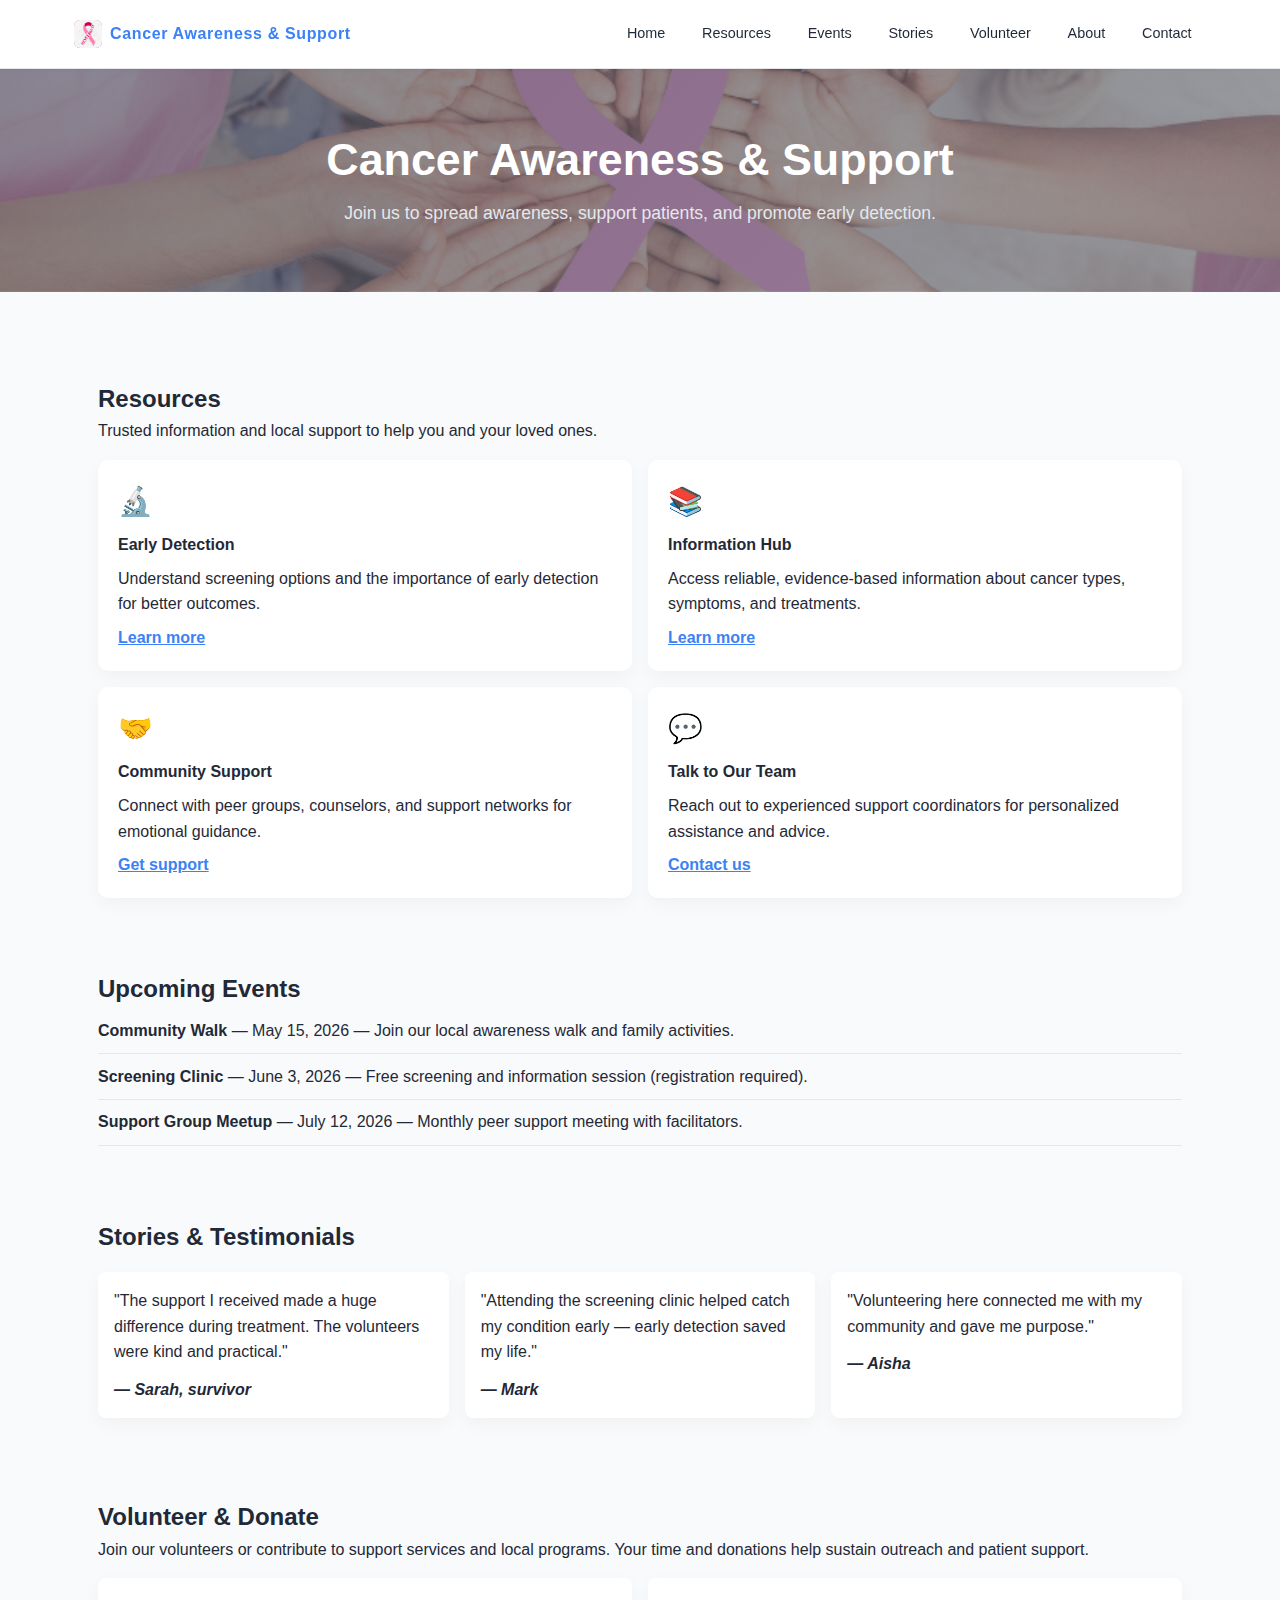
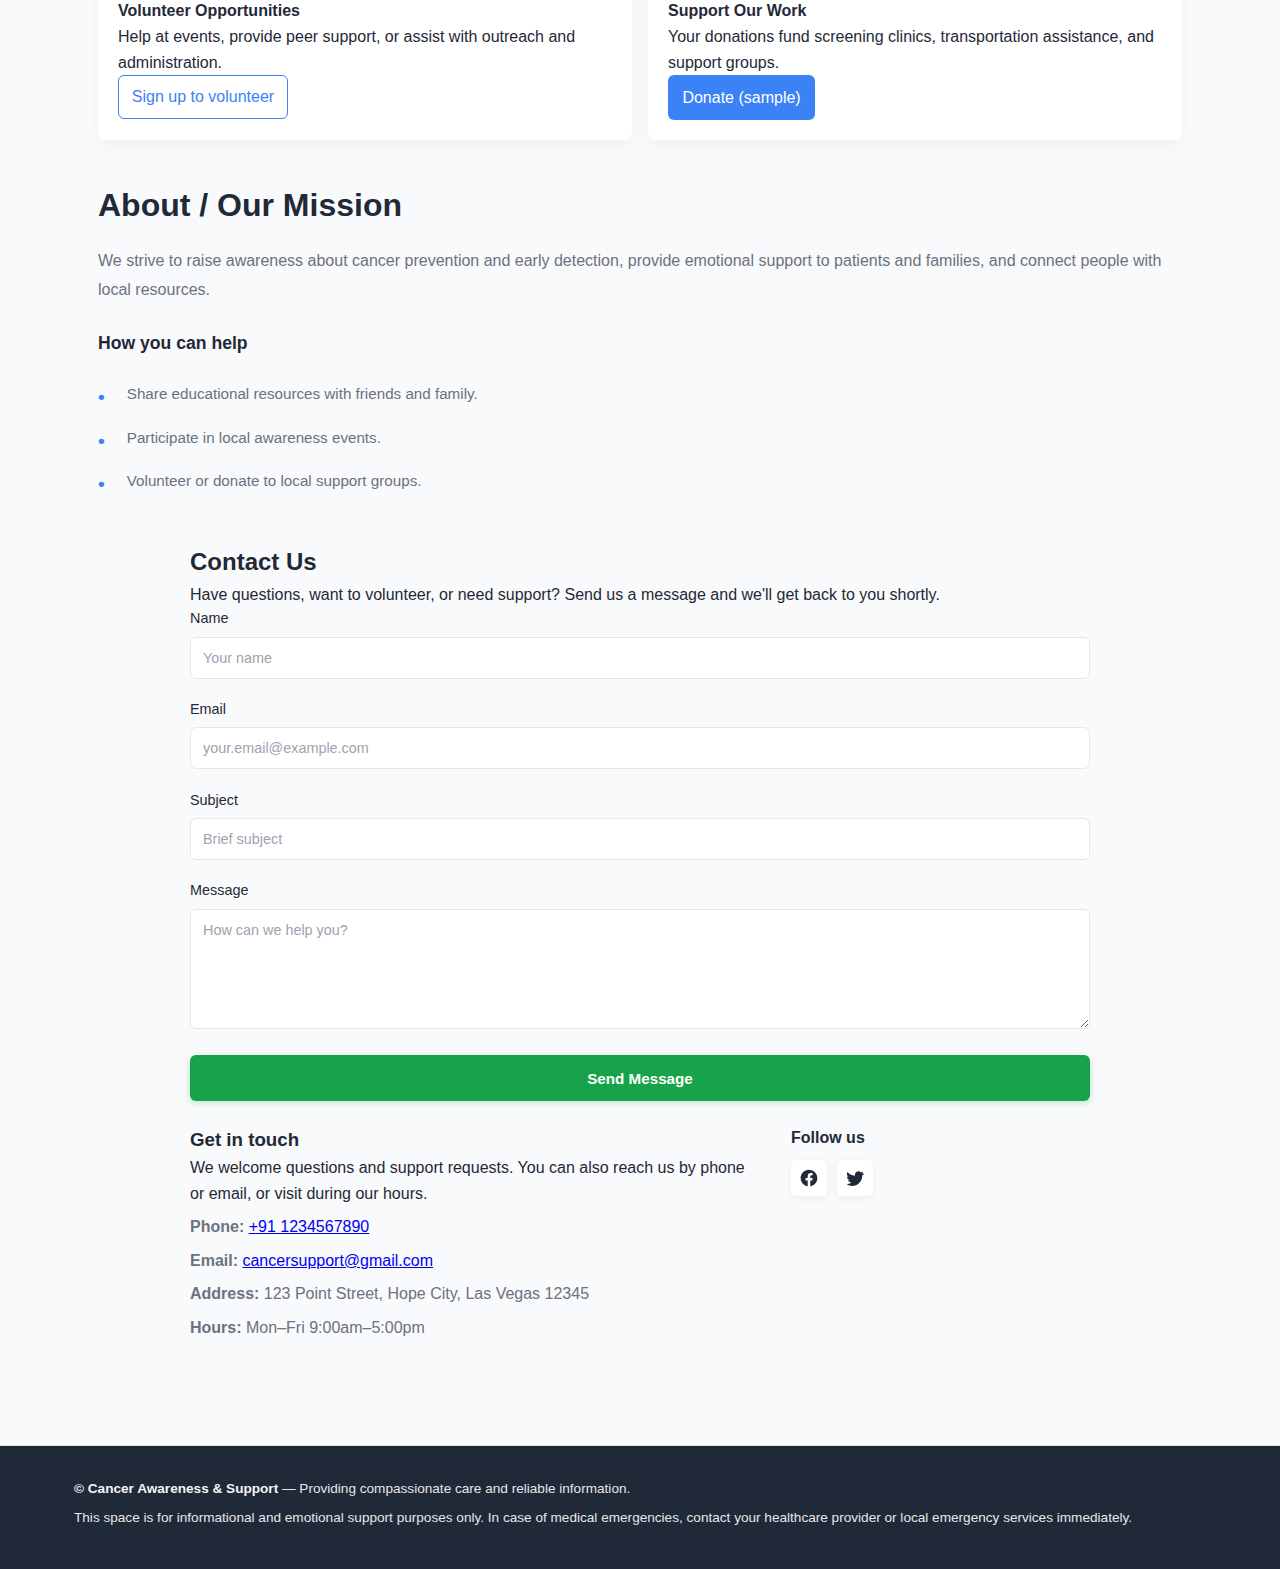
<file: index.html>
<!DOCTYPE html>
<html lang="en">
<head>
  <meta charset="UTF-8" />
  <meta name="viewport" content="width=device-width, initial-scale=1.0" />
  <title>Cancer Awareness & Support</title>
  <link rel="stylesheet" href="styles.css">
</head>
<body>
  <header>
    <div class="container">
      <div class="nav-container">
        <div class="logo">
          <div class="logo-symbol">
            <img src="images/lofo.jpg" alt="Logo">
          </div>
          Cancer Awareness &amp; Support
        </div>
        <nav class="nav-links">
          <a href="#home">Home</a>
          <a href="#resources">Resources</a>
          <a href="#events">Events</a>
          <a href="#testimonials">Stories</a>
          <a href="#volunteer">Volunteer</a>
          <a href="#about">About</a>
          <a href="#contact">Contact</a>
        </nav>
      </div>
    </div>
  </header>

  <!-- Full Width Hero Banner -->
  <div id="home" class="hero-banner">
    <h1>Cancer Awareness &amp; Support</h1>
    <p>Join us to spread awareness, support patients, and promote early detection.</p>
  </div>

  <!-- Main Content Area -->
  <main class="main-content">
    <div class="container">
      

      <!-- Resources -->
      <section class="resources-section" id="resources">
        <div class="container">
          <h2>Resources</h2>
          <p class="muted">Trusted information and local support to help you and your loved ones.</p>
          <div class="grid-cards">
            <article class="card">
              <div class="card-icon">🔬</div>
              <h4>Early Detection</h4>
              <p>Understand screening options and the importance of early detection for better outcomes.</p>
              <a href="https://www.cdc.gov/cancer/" target="_blank" rel="noopener">Learn more</a>
            </article>

            <article class="card">
              <div class="card-icon">📚</div>
              <h4>Information Hub</h4>
              <p>Access reliable, evidence-based information about cancer types, symptoms, and treatments.</p>
              <a href="https://www.cancer.org/" target="_blank" rel="noopener">Learn more</a>
            </article>

            <article class="card">
              <div class="card-icon">🤝</div>
              <h4>Community Support</h4>
              <p>Connect with peer groups, counselors, and support networks for emotional guidance.</p>
              <a href="#contact">Get support</a>
            </article>

            <article class="card">
              <div class="card-icon">💬</div>
              <h4>Talk to Our Team</h4>
              <p>Reach out to experienced support coordinators for personalized assistance and advice.</p>
              <a href="#contact">Contact us</a>
            </article>
          </div>
        </div>
      </section>

      <!-- Events -->
      <section class="events-section" id="events">
        <div class="container">
          <h2>Upcoming Events</h2>
          <ul class="events-list">
            <li><strong>Community Walk</strong> — May 15, 2026 — Join our local awareness walk and family activities.</li>
            <li><strong>Screening Clinic</strong> — June 3, 2026 — Free screening and information session (registration required).</li>
            <li><strong>Support Group Meetup</strong> — July 12, 2026 — Monthly peer support meeting with facilitators.</li>
          </ul>
        </div>
      </section>

      <!-- Testimonials / Stories -->
      <section class="testimonials-section" id="testimonials">
        <div class="container">
          <h2>Stories & Testimonials</h2>
          <div class="testimonial-grid">
            <blockquote class="testimonial">"The support I received made a huge difference during treatment. The volunteers were kind and practical." <cite>— Sarah, survivor</cite></blockquote>
            <blockquote class="testimonial">"Attending the screening clinic helped catch my condition early — early detection saved my life." <cite>— Mark</cite></blockquote>
            <blockquote class="testimonial">"Volunteering here connected me with my community and gave me purpose." <cite>— Aisha</cite></blockquote>
          </div>
        </div>
      </section>

      <!-- Volunteer & Donate -->
      <section class="volunteer-section" id="volunteer">
        <div class="container">
          <h2>Volunteer & Donate</h2>
          <p class="muted">Join our volunteers or contribute to support services and local programs. Your time and donations help sustain outreach and patient support.</p>
          <div class="volunteer-grid">
            <div class="volunteer-card">
              <h4>Volunteer Opportunities</h4>
              <p>Help at events, provide peer support, or assist with outreach and administration.</p>
              <a href="#contact" class="btn-outline">Sign up to volunteer</a>
            </div>
            <div class="volunteer-card">
              <h4>Support Our Work</h4>
              <p>Your donations fund screening clinics, transportation assistance, and support groups.</p>
              <a href="#" class="btn-primary">Donate (sample)</a>
            </div>
          </div>
        </div>
      </section>
      
      <!-- About (moved to bottom) -->
      <section class="mission-section" id="about">
        <div class="container">
          <h2>About / Our Mission</h2>
          <p>
            We strive to raise awareness about cancer prevention and early detection, provide emotional support to patients and families, and connect people with local resources.
          </p>

          <div class="help-list">
            <h3>How you can help</h3>
            <ul>
              <li>Share educational resources with friends and family.</li>
              <li>Participate in local awareness events.</li>
              <li>Volunteer or donate to local support groups.</li>
            </ul>
          </div>
        </div>
      </section>

      <!-- Contact (moved to bottom) -->
      <section class="contact-section" id="contact">
        <div class="container">
          <div class="contact-form-container">
            <h2>Contact Us</h2>
            <p class="muted">Have questions, want to volunteer, or need support? Send us a message and we'll get back to you shortly.</p>
            <form id="contactForm" novalidate>
              <div class="form-group">
                <label for="name">Name</label>
                <input id="name" type="text" name="name" placeholder="Your name" required />
              </div>

              <div class="form-group">
                <label for="email">Email</label>
                <input id="email" type="email" name="email" placeholder="your.email@example.com" required />
              </div>

              <div class="form-group">
                <label for="subject">Subject</label>
                <input id="subject" type="text" name="subject" placeholder="Brief subject" required />
              </div>

              <div class="form-group">
                <label for="message">Message</label>
                <textarea id="message" name="message" placeholder="How can we help you?" required></textarea>
              </div>

              <button type="submit" class="submit-btn">Send Message</button>
            </form>
          </div>

          <div class="contact-meta">
            <div class="contact-info-block" id="contact-info">
              <h3>Get in touch</h3>
              <p>We welcome questions and support requests. You can also reach us by phone or email, or visit during our hours.</p>
              <ul class="contact-info">
                <li><strong>Phone:</strong> <a href="tel:+1234567890">+91 1234567890</a></li>
                <li><strong>Email:</strong> <a href="mailto:info@cancer-support.org">cancersupport@gmail.com</a></li>
                <li><strong>Address:</strong> 123 Point Street, Hope City, Las Vegas 12345</li>
                <li><strong>Hours:</strong> Mon–Fri 9:00am–5:00pm</li>
              </ul>
            </div>

            <div class="contact-social-block">
              <h4>Follow us</h4>
              <div class="social-links">
                <a href="#" aria-label="Facebook" class="social" title="Facebook">
                  <svg width="20" height="20" viewBox="0 0 24 24" fill="currentColor" xmlns="http://www.w3.org/2000/svg"><path d="M22 12.07C22 6.48 17.52 2 11.93 2S2 6.48 2 12.07c0 5.02 3.66 9.18 8.44 9.95v-7.05h-2.54V12.1h2.54V9.87c0-2.5 1.49-3.89 3.77-3.89 1.09 0 2.23.2 2.23.2v2.45h-1.25c-1.24 0-1.63.77-1.63 1.56v1.88h2.78l-.44 2.87h-2.34v7.05C18.34 21.25 22 17.09 22 12.07z"/></svg>
                </a>
                <a href="#" aria-label="Twitter" class="social" title="Twitter">
                  <svg width="20" height="20" viewBox="0 0 24 24" fill="currentColor" xmlns="http://www.w3.org/2000/svg"><path d="M22.46 6c-.77.35-1.6.58-2.46.69a4.28 4.28 0 001.88-2.37 8.59 8.59 0 01-2.72 1.04 4.28 4.28 0 00-7.29 3.9A12.13 12.13 0 013 4.9a4.28 4.28 0 001.32 5.71 4.2 4.2 0 01-1.94-.54v.06a4.28 4.28 0 003.43 4.19c-.4.11-.83.17-1.27.17-.31 0-.62-.03-.92-.09a4.29 4.29 0 004 2.98A8.6 8.6 0 012 19.54a12.11 12.11 0 006.56 1.92c7.88 0 12.2-6.53 12.2-12.2v-.56A8.66 8.66 0 0024 6.59a8.3 8.3 0 01-2.54.7z"/></svg>
                </a>
              </div>
            </div>
          </div>
        </div>
      </section>
    </div>
  </main>

  <footer>
    <div class="container">
      <p>
        <strong>&copy; Cancer Awareness &amp; Support</strong> — Providing compassionate care and reliable information.
      </p>
      <p>
        This space is for informational and emotional support purposes only. In case of medical emergencies, contact your healthcare provider or local emergency services immediately.
      </p>
    </div>
  </footer>

  <script src="script.js"></script>
</body>
</html>
</file>
<file: styles.css>
:root {
  --primary-color: #3b82f6;
  --primary-hover: #2563eb;
  --text-dark: #1f2937;
  --text-light: #6b7280;
  --border-color: #e5e7eb;
  --bg-light: #f9fafb;
  --bg-white: #ffffff;
  --accent-success: #16a34a;
}

* {
  box-sizing: border-box;
  margin: 0;
  padding: 0;
  font-family: -apple-system, BlinkMacSystemFont, "Segoe UI", Roboto, sans-serif;
}

html {
  scroll-behavior: smooth;
}

body {
  background: var(--bg-light);
  color: var(--text-dark);
  line-height: 1.6;
}

header {
  background: var(--bg-white);
  border-bottom: 1px solid var(--border-color);
  padding: 1rem 0;
  position: sticky;
  top: 0;
  z-index: 10;
  box-shadow: 0 1px 3px rgba(0, 0, 0, 0.04);
}

.container {
  max-width: 1180px;
  margin: 0 auto;
  padding: 0 1.5rem;
}

.nav-container {
  display: flex;
  align-items: center;
  justify-content: space-between;
  gap: 1.5rem;
}

.logo {
  font-size: 1rem;
  font-weight: 700;
  color: var(--primary-color);
  letter-spacing: 0.04em;
  display: flex;
  align-items: center;
  gap: 0.5rem;
}

.logo-symbol {
  width: 28px;
  height: 28px;
  background: linear-gradient(135deg, #ec4899, #8b5cf6);
  border-radius: 6px;
  display: flex;
  align-items: center;
  justify-content: center;
  font-size: 1.1rem;
}

.nav-links {
  display: flex;
  gap: 0.5rem;
}

.nav-links a {
  padding: 0.4rem 0.9rem;
  text-decoration: none;
  color: var(--text-dark);
  font-size: 0.9rem;
  border-radius: 4px;
  transition: background 0.15s ease, color 0.15s ease;
}

.nav-links a:hover {
  background: var(--bg-light);
  color: var(--primary-color);
}

/* Hero Banner - Full Width */
.hero-banner {
  /* Use the local awareness image behind a subtle gradient for a cleaner look */
  background: linear-gradient(135deg, rgba(75,85,99,0.65) 0%, rgba(107,114,128,0.65) 100%), url('images/Breast-Cancer-Awareness-Month.png');
  color: white;
  padding: 4rem 1.5rem;
  text-align: center;
  background-size: cover;
  background-position: center;
}
.logo-symbol {
  width: 28px;
  height: 28px;
  background: linear-gradient(135deg, #ec4899, #8b5cf6);
  border-radius: 6px;
  display: flex;
  align-items: center;
  justify-content: center;
  font-size: 1.1rem;
  overflow: hidden;
}

.logo-symbol img {
  width: 100%;
  height: 100%;
  object-fit: contain;
  display: block;
}

.hero-banner h1 {
  font-size: 2.8rem;
  margin-bottom: 0.8rem;
  line-height: 1.2;
}

.hero-banner p {
  font-size: 1.1rem;
  color: #e5e7eb;
  max-width: 700px;
  margin: 0 auto;
}

/* Main Content - Two Column Layout */
.main-content {
  padding: 3rem 0;
}

.two-column {
  display: grid;
  grid-template-columns: 1.4fr 1fr;
  gap: 2.5rem;
  align-items: flex-start;
}

/* Left Column - Mission & Info */
.mission-section {
  padding: 0;
}

.mission-section h2 {
  font-size: 2rem;
  margin-bottom: 1rem;
  color: var(--text-dark);
}

.mission-section p {
  font-size: 1rem;
  color: var(--text-light);
  line-height: 1.8;
  margin-bottom: 1.5rem;
}

.help-list {
  margin-top: 1.5rem;
}

.help-list h3 {
  font-size: 1.1rem;
  margin-bottom: 1rem;
  color: var(--text-dark);
}

.help-list ul {
  list-style: none;
  padding: 0;
}

.help-list li {
  padding: 0.6rem 0;
  padding-left: 1.8rem;
  position: relative;
  font-size: 0.95rem;
  color: var(--text-light);
  line-height: 1.6;
}

.help-list li:before {
  content: "•";
  position: absolute;
  left: 0;
  color: var(--primary-color);
  font-weight: bold;
  font-size: 1.2rem;
}

/* Right Column - Contact Form */
.contact-form-section {
  background: var(--bg-white);
  padding: 2rem;
  border-radius: 10px;
  border: 1px solid var(--border-color);
  box-shadow: 0 4px 12px rgba(0, 0, 0, 0.05);
}

.contact-form-section h2 {
  font-size: 1.6rem;
  margin-bottom: 1.5rem;
  color: var(--text-dark);
}

.form-group {
  margin-bottom: 1.2rem;
}

label {
  display: block;
  font-size: 0.9rem;
  font-weight: 500;
  color: var(--text-dark);
  margin-bottom: 0.4rem;
}

input[type="text"],
input[type="email"],
textarea {
  width: 100%;
  padding: 0.75rem;
  border: 1px solid var(--border-color);
  border-radius: 6px;
  font-size: 0.9rem;
  font-family: inherit;
  background: var(--bg-white);
  color: var(--text-dark);
  transition: border-color 0.15s ease, box-shadow 0.15s ease;
  resize: vertical;
  min-height: 42px;
}

textarea {
  min-height: 120px;
}

input::placeholder,
textarea::placeholder {
  color: #9ca3af;
}

input:focus,
textarea:focus {
  outline: none;
  border-color: var(--primary-color);
  box-shadow: 0 0 0 3px rgba(59, 130, 246, 0.15);
}

.submit-btn {
  width: 100%;
  padding: 0.9rem;
  background: var(--accent-success);
  color: white;
  border: none;
  border-radius: 6px;
  font-size: 0.95rem;
  font-weight: 600;
  cursor: pointer;
  box-shadow: 0 2px 6px rgba(22, 163, 74, 0.25);
  transition: background 0.15s ease, box-shadow 0.15s ease, transform 0.08s ease;
}

.submit-btn:hover {
  background: #15803d;
  box-shadow: 0 4px 12px rgba(22, 163, 74, 0.35);
  transform: translateY(-1px);
}

.submit-btn:active {
  transform: translateY(0);
}

/* Contact section when full-width under mission */
.contact-section { margin-top: 2.5rem; }
.contact-form-container { max-width: 900px; margin: 0 auto; }
.contact-form-container h2 { margin-top: 0; }
.contact-meta {
  max-width: 900px;
  margin: 1.5rem auto 0;
  display: flex;
  gap: 2rem;
  align-items: flex-start;
  flex-wrap: wrap;
}
.contact-info-block { flex: 1 1 60%; }
.contact-social-block { flex: 1 1 30%; }
.contact-info { list-style: none; padding: 0; margin-top: 0.5rem; color: var(--text-light); }
.contact-info li { margin-bottom: 0.5rem; }
.social-links { display: flex; gap: 0.6rem; margin-top: 0.6rem; }
.social { color: var(--text-dark); display: inline-flex; align-items: center; justify-content: center; width:36px; height:36px; border-radius:6px; background: #fff; box-shadow: 0 2px 8px rgba(0,0,0,0.06); text-decoration:none }
.social svg { display:block }

/* Ensure scrolling lands below the sticky header */
#contact-info { scroll-margin-top: 90px; }

/* Ensure About anchor isn't hidden under sticky header */
#about { scroll-margin-top: 90px; }

/* Resources cards */
.resources-section { padding: 2.5rem 0; }
.grid-cards { display:grid; grid-template-columns: repeat(2,1fr); gap:1rem; margin-top:1rem; }
.card { background:var(--bg-white); padding:1.25rem; border-radius:10px; box-shadow:0 6px 18px rgba(0,0,0,0.04); }
.card h4 { margin-top:0.5rem; margin-bottom:0.5rem; }
.card-icon { font-size:28px }
.card a { color: var(--primary-color); font-weight:600; display:inline-block; margin-top:0.5rem }

/* Events */
.events-section { padding: 2rem 0; }
.events-list { list-style:none; padding:0; color:var(--text-dark); }
.events-list li { padding:0.6rem 0; border-bottom:1px solid var(--border-color); }

/* Testimonials */
.testimonials-section { padding: 2.5rem 0; }
.testimonial-grid { display:grid; grid-template-columns: repeat(3,1fr); gap:1rem; margin-top:1rem }
.testimonial { background:var(--bg-white); padding:1rem; border-radius:8px; box-shadow:0 6px 18px rgba(0,0,0,0.04); font-style:normal }
.testimonial cite { display:block; margin-top:0.75rem; font-weight:700; color:var(--text-dark) }

/* Volunteer & Donate */
.volunteer-section { padding: 2.5rem 0; }
.volunteer-grid { display:grid; grid-template-columns: 1fr 1fr; gap:1rem; margin-top:1rem }
.volunteer-card { background:var(--bg-white); padding:1.25rem; border-radius:8px; box-shadow:0 6px 18px rgba(0,0,0,0.04) }
.btn-primary { display:inline-block; background:var(--primary-color); color:#fff; padding:0.6rem 0.9rem; border-radius:6px; text-decoration:none }
.btn-outline { display:inline-block; border:1px solid var(--primary-color); color:var(--primary-color); padding:0.5rem 0.8rem; border-radius:6px; text-decoration:none }

@media (max-width: 900px) {
  .grid-cards { grid-template-columns: 1fr }
  .testimonial-grid { grid-template-columns: 1fr }
  .volunteer-grid { grid-template-columns: 1fr }
}

footer {
  background: var(--text-dark);
  color: #e5e7eb;
  padding: 2rem 0;
  margin-top: 3rem;
  font-size: 0.85rem;
  border-top: 1px solid var(--border-color);
}

footer p {
  margin-bottom: 0.5rem;
}

footer strong {
  color: #f3f4f6;
}

/* Responsive Design */
@media (max-width: 900px) {
  .two-column {
    grid-template-columns: 1fr;
  }

  .hero-banner h1 {
    font-size: 2.2rem;
  }

  .mission-section h2 {
    font-size: 1.6rem;
  }
}

@media (max-width: 640px) {
  .container {
    padding: 0 1rem;
  }

  .hero-banner {
    padding: 2.5rem 1rem;
  }

  .hero-banner h1 {
    font-size: 1.8rem;
  }

  .hero-banner p {
    font-size: 0.95rem;
  }

  .main-content {
    padding: 2rem 0;
  }

  .two-column {
    gap: 1.5rem;
  }

  .mission-section h2 {
    font-size: 1.4rem;
  }

  .contact-form-section {
    padding: 1.5rem;
  }

  .contact-form-section h2 {
    font-size: 1.4rem;
  }

  .nav-container {
    flex-direction: column;
    align-items: flex-start;
    gap: 0.8rem;
  }

  .nav-links {
    gap: 0.3rem;
  }

  .nav-links a {
    padding: 0.3rem 0.6rem;
    font-size: 0.85rem;
  }
}
</file>
